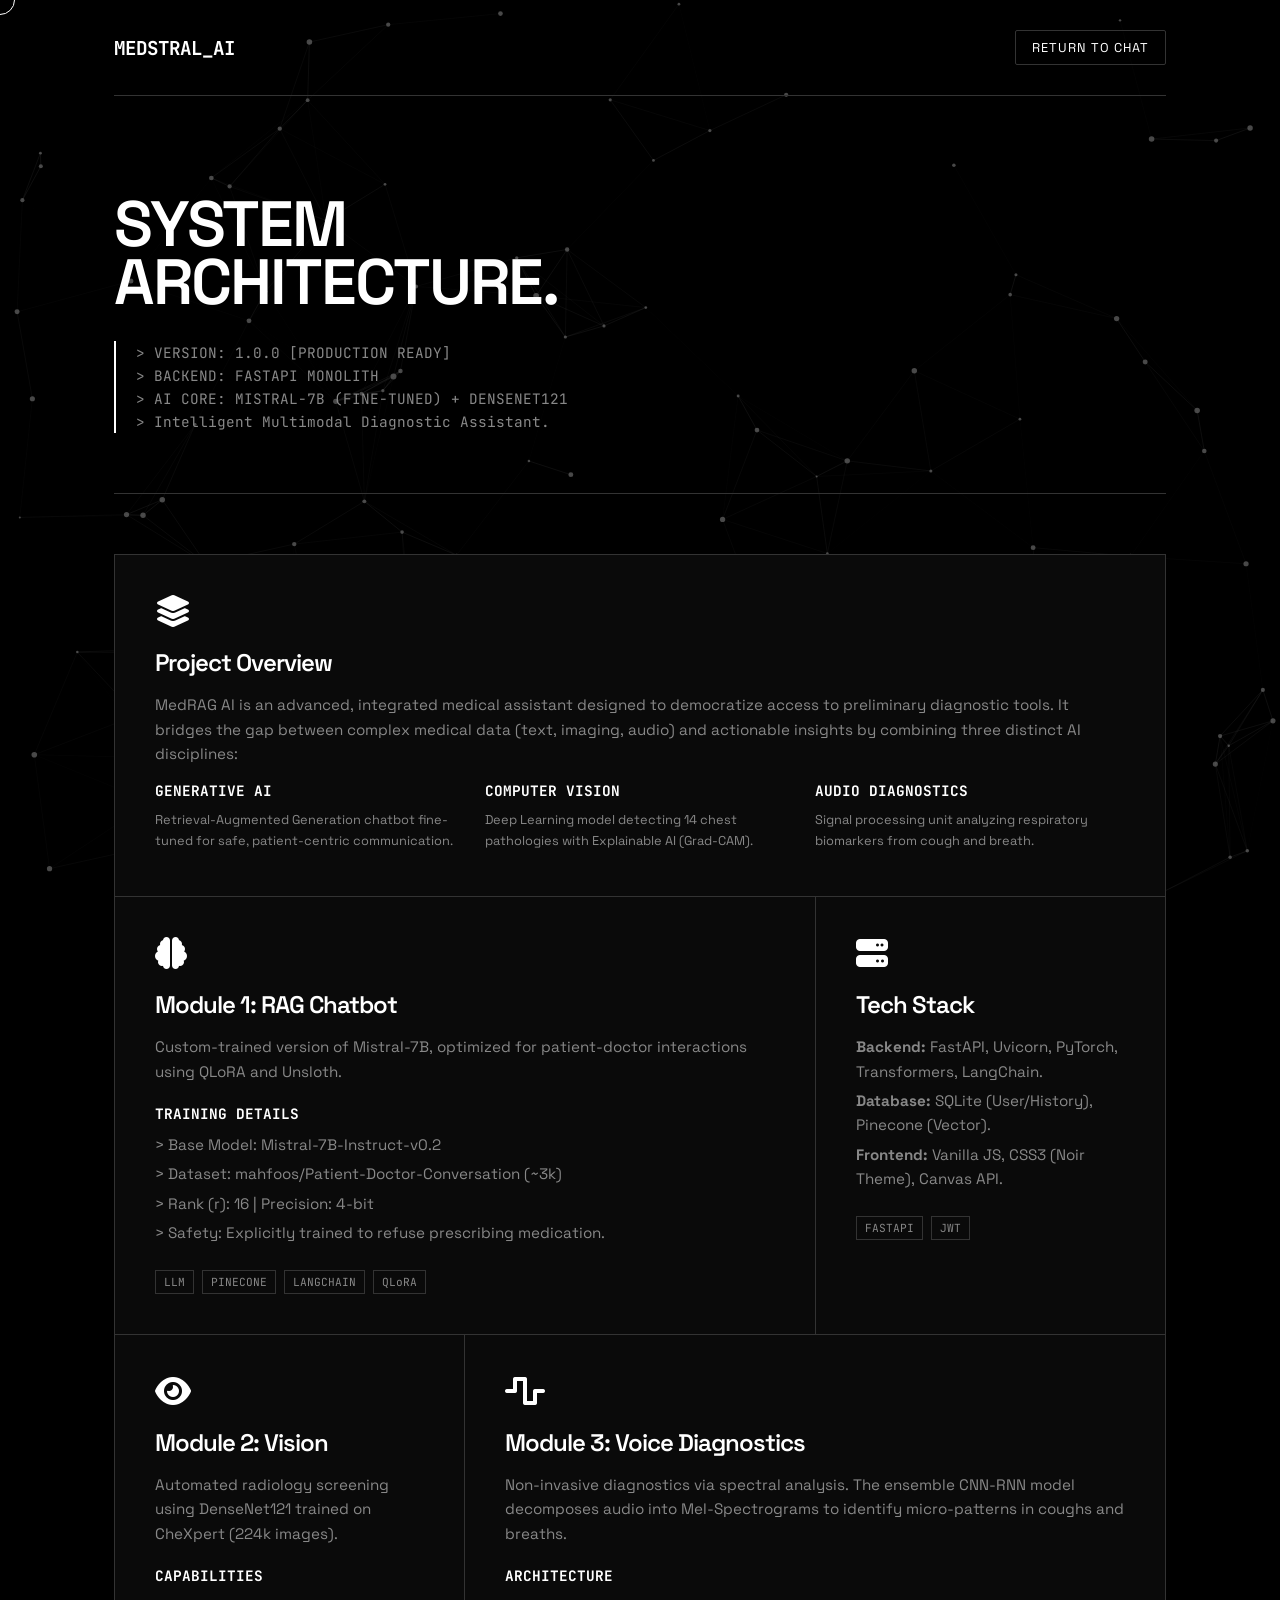
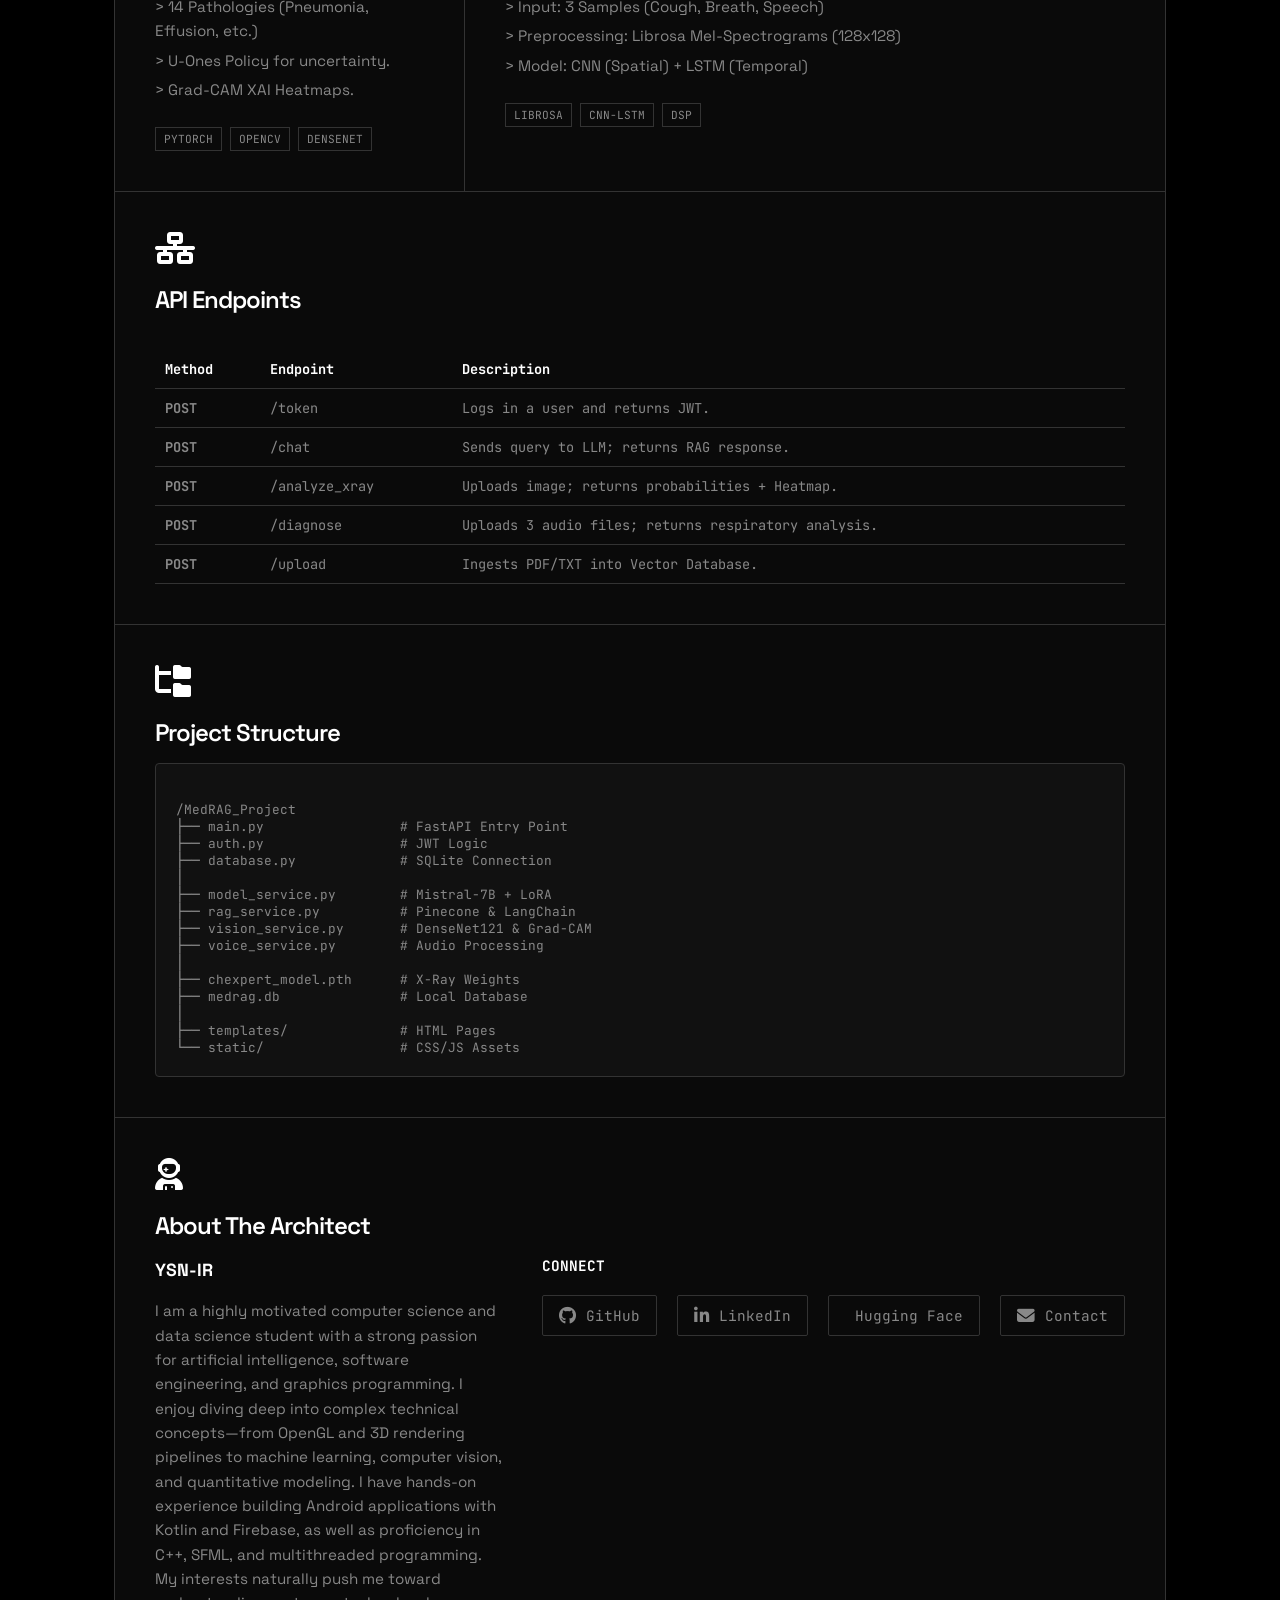
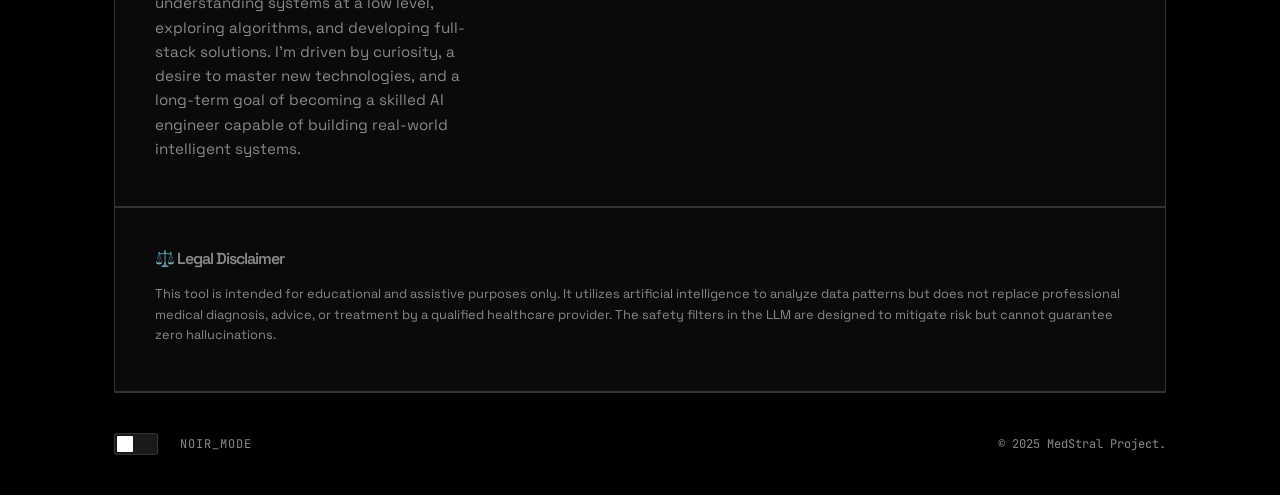
<file: main/templates/about.html>
<!DOCTYPE html>
<html lang="en">
<head>
    <meta charset="UTF-8">
    <meta name="viewport" content="width=device-width, initial-scale=1.0">
    <title>MedStral AI | System Architecture</title>
    
    <link href="https://fonts.googleapis.com/css2?family=Space+Grotesk:wght@300;400;600;700&family=JetBrains+Mono:wght@400&display=swap" rel="stylesheet">
    <link rel="stylesheet" href="https://cdnjs.cloudflare.com/ajax/libs/font-awesome/6.4.0/css/all.min.css">

    <style>
        /* --- 1. THEME VARIABLES --- */
        :root {
            /* NOIR (Dark) Defaults */
            --bg-body: #000000;
            --bg-card: #0a0a0a;
            --text-main: #ffffff;
            --text-muted: #888888;
            --border: #333333;
            --border-highlight: #ffffff;
            --accent: #ffffff;
            
            --switch-bg: #1a1a1a;
            --switch-knob: #ffffff;
            --code-bg: #111;
        }

        /* --- LIGHT MODE OVERRIDES --- */
        body.light-mode {
            --bg-body: #e5e5e5;
            --bg-card: #ffffff;
            --text-main: #000000;
            --text-muted: #52525b;
            --border: #d4d4d8;
            --border-highlight: #000000;
            --accent: #000000;
            
            --switch-bg: #d4d4d4;
            --switch-knob: #000000;
            --code-bg: #f4f4f5;
        }

        /* Hide default cursor to use custom one */
        * { margin: 0; padding: 0; box-sizing: border-box; cursor: none !important; }

        body {
            background-color: var(--bg-body);
            color: var(--text-main);
            font-family: 'Space Grotesk', sans-serif;
            overflow-x: hidden;
            transition: background-color 0.3s, color 0.3s;
        }

        /* CUSTOM CURSOR STYLE */
        #custom-cursor {
            position: fixed;
            width: 30px;
            height: 30px;
            border: 1px solid var(--text-main);
            border-radius: 50%;
            transform: translate(-50%, -50%);
            pointer-events: none; /* Let clicks pass through */
            z-index: 9999;
            transition: width 0.2s, height 0.2s, background-color 0.2s;
            mix-blend-mode: difference;
        }
        
        /* Cursor reacts when hovering clickable items */
        body.hovering #custom-cursor {
            width: 50px;
            height: 50px;
            background-color: rgba(255, 255, 255, 0.1);
            border-color: var(--text-main);
        }

        /* Interactive Canvas Background */
        #neural-canvas {
            position: fixed;
            top: 0; left: 0;
            width: 100%; height: 100%;
            z-index: -1;
            opacity: 0.4;
            pointer-events: none;
            transition: filter 0.3s;
        }
        
        /* Invert canvas in light mode */
        body.light-mode #neural-canvas {
            filter: invert(1);
            opacity: 0.15;
        }

        /* --- 2. LAYOUT & TYPOGRAPHY --- */
        .container { max-width: 1100px; margin: 0 auto; padding: 0 24px; position: relative; z-index: 2; }
        
        .nav {
            padding: 30px 0;
            display: flex; justify-content: space-between; align-items: center;
            border-bottom: 1px solid var(--border);
        }
        .brand { font-family: 'JetBrains Mono', monospace; font-weight: 700; font-size: 1.2rem; letter-spacing: -1px; }
        
        .back-link {
            color: var(--text-main); text-decoration: none;
            border: 1px solid var(--border); padding: 8px 16px; border-radius: 2px;
            font-size: 0.8rem; transition: 0.3s;
            text-transform: uppercase; letter-spacing: 1px;
        }
        .back-link:hover { background: var(--text-main); color: var(--bg-body); }

        /* --- 3. HERO --- */
        .hero { padding: 100px 0 60px; border-bottom: 1px solid var(--border); }
        
        h1 {
            font-size: 4rem; line-height: 0.9; font-weight: 600; letter-spacing: -2px;
            margin-bottom: 30px; text-transform: uppercase;
        }
        
        .subtitle {
            font-family: 'JetBrains Mono', monospace; color: var(--text-muted);
            max-width: 600px; line-height: 1.6; font-size: 0.9rem;
            border-left: 2px solid var(--text-main); padding-left: 20px;
        }

        /* --- 4. GRID SYSTEM --- */
        .grid {
            display: grid; grid-template-columns: repeat(3, 1fr); gap: 1px;
            background: var(--border); /* Creates the border lines */
            border: 1px solid var(--border);
            margin-top: 60px;
        }

        .card {
            background: var(--bg-card);
            padding: 40px;
            transition: background 0.3s ease;
            position: relative;
        }

        .card:hover {
            background: rgba(128,128,128,0.05);
        }
        
        .card-icon { font-size: 2rem; margin-bottom: 20px; color: var(--text-main); }
        .card h3 { font-size: 1.5rem; margin-bottom: 15px; font-weight: 600; letter-spacing: -1px; }
        .card h4 { font-family: 'JetBrains Mono'; font-size: 0.9rem; color: var(--text-main); margin-top: 20px; margin-bottom: 10px; text-transform: uppercase; }
        .card p, .card li { color: var(--text-muted); font-size: 0.95rem; line-height: 1.6; list-style: none; margin-bottom: 5px; }
        
        .grid-span-2 { grid-column: span 2; }
        .grid-span-3 { grid-column: span 3; }

        /* Tags */
        .tags { display: flex; gap: 8px; margin-top: 25px; flex-wrap: wrap; }
        .tag {
            font-family: 'JetBrains Mono', monospace; font-size: 0.7rem;
            padding: 4px 8px; border: 1px solid var(--border);
            color: var(--text-muted); 
        }

        /* Code Block for Project Structure */
        .code-block {
            font-family: 'JetBrains Mono', monospace;
            background: var(--code-bg);
            padding: 20px;
            border-radius: 4px;
            font-size: 0.8rem;
            color: var(--text-muted);
            white-space: pre;
            overflow-x: auto;
            border: 1px solid var(--border);
        }

        /* API Table */
        .api-table { width: 100%; border-collapse: collapse; font-family: 'JetBrains Mono', monospace; font-size: 0.85rem; margin-top: 20px; }
        .api-table th { text-align: left; border-bottom: 1px solid var(--border); padding: 10px; color: var(--text-main); }
        .api-table td { border-bottom: 1px solid var(--border); padding: 10px; color: var(--text-muted); }
        .method { color: #22c55e; font-weight: bold; }

        /* CREATOR LINKS - SPECIFIC STYLING */
        .social-row { display: flex; gap: 20px; margin-top: 20px; flex-wrap: wrap; }
        
        .social-link { 
            display: flex; align-items: center; gap: 10px;
            text-decoration: none;
            color: var(--text-muted); 
            font-size: 0.9rem; 
            font-family: 'JetBrains Mono';
            border: 1px solid var(--border);
            padding: 10px 16px;
            border-radius: 2px;
            transition: 0.3s; 
        }
        
        .social-link i { font-size: 1.1rem; }
        
        .social-link:hover { 
            color: var(--bg-body); 
            background: var(--text-main); 
            border-color: var(--text-main);
            transform: translateY(-2px); 
        }

        /* --- 5. FOOTER & SWITCH --- */
        footer {
            border-top: 1px solid var(--border); padding: 40px 0;
            display: flex; justify-content: space-between; align-items: center;
            font-family: 'JetBrains Mono', monospace; font-size: 0.75rem; color: var(--text-muted);
        }

        /* Cyber Switch */
        .theme-switch-container {
            display: flex; align-items: center; gap: 12px;
            cursor: pointer; user-select: none;
            text-transform: uppercase;
        }
        .theme-switch-wrapper {
            position: relative; width: 44px; height: 22px;
            background: var(--switch-bg); border: 1px solid var(--border);
            border-radius: 2px; transition: 0.3s;
        }
        .theme-switch-knob {
            position: absolute; top: 2px; left: 2px;
            width: 16px; height: 16px;
            background: var(--switch-knob); border-radius: 1px;
            transition: all 0.3s cubic-bezier(0.4, 0.0, 0.2, 1);
        }
        body.light-mode .theme-switch-knob { transform: translateX(22px); }

        @media (max-width: 900px) {
            .grid { grid-template-columns: 1fr; }
            .grid-span-2, .grid-span-3 { grid-column: span 1; }
            h1 { font-size: 2.5rem; }
        }
    </style>
</head>
<body>

    <div id="custom-cursor"></div>

    <canvas id="neural-canvas"></canvas>

    <div class="container">
        <nav class="nav">
            <div class="brand"> MEDSTRAL_AI</div>
            <a href="/" class="back-link">Return to Chat</a>
        </nav>

        <header class="hero">
            <h1>System<br>Architecture.</h1>
            <div class="subtitle">
                > VERSION: 1.0.0 [PRODUCTION READY]<br>
                > BACKEND: FASTAPI MONOLITH<br>
                > AI CORE: MISTRAL-7B (FINE-TUNED) + DENSENET121<br>
                > Intelligent Multimodal Diagnostic Assistant.
            </div>
        </header>

        <div class="grid">
            
            <div class="card grid-span-3">
                <i class="fa-solid fa-layer-group card-icon"></i>
                <h3>Project Overview</h3>
                <p>MedRAG AI is an advanced, integrated medical assistant designed to democratize access to preliminary diagnostic tools. It bridges the gap between complex medical data (text, imaging, audio) and actionable insights by combining three distinct AI disciplines:</p>
                <div style="margin-top: 15px; display: grid; grid-template-columns: 1fr 1fr 1fr; gap: 20px;">
                    <div>
                        <h4 style="margin-top:0;">Generative AI</h4>
                        <p style="font-size: 0.8rem;">Retrieval-Augmented Generation chatbot fine-tuned for safe, patient-centric communication.</p>
                    </div>
                    <div>
                        <h4 style="margin-top:0;">Computer Vision</h4>
                        <p style="font-size: 0.8rem;">Deep Learning model detecting 14 chest pathologies with Explainable AI (Grad-CAM).</p>
                    </div>
                    <div>
                        <h4 style="margin-top:0;">Audio Diagnostics</h4>
                        <p style="font-size: 0.8rem;">Signal processing unit analyzing respiratory biomarkers from cough and breath.</p>
                    </div>
                </div>
            </div>

            <div class="card grid-span-2">
                <i class="fa-solid fa-brain card-icon"></i>
                <h3>Module 1: RAG Chatbot</h3>
                <p>Custom-trained version of Mistral-7B, optimized for patient-doctor interactions using QLoRA and Unsloth.</p>
                
                <h4>Training Details</h4>
                <ul>
                    <li>> Base Model: Mistral-7B-Instruct-v0.2</li>
                    <li>> Dataset: mahfoos/Patient-Doctor-Conversation (~3k)</li>
                    <li>> Rank (r): 16 | Precision: 4-bit</li>
                    <li>> Safety: Explicitly trained to refuse prescribing medication.</li>
                </ul>

                <div class="tags">
                    <span class="tag">LLM</span>
                    <span class="tag">PINECONE</span>
                    <span class="tag">LANGCHAIN</span>
                    <span class="tag">QLoRA</span>
                </div>
            </div>

            <div class="card">
                <i class="fa-solid fa-server card-icon"></i>
                <h3>Tech Stack</h3>
                <p><strong>Backend:</strong> FastAPI, Uvicorn, PyTorch, Transformers, LangChain.</p>
                <p><strong>Database:</strong> SQLite (User/History), Pinecone (Vector).</p>
                <p><strong>Frontend:</strong> Vanilla JS, CSS3 (Noir Theme), Canvas API.</p>
                <div class="tags">
                    <span class="tag">FASTAPI</span>
                    <span class="tag">JWT</span>
                </div>
            </div>

            <div class="card">
                <i class="fa-solid fa-eye card-icon"></i>
                <h3>Module 2: Vision</h3>
                <p>Automated radiology screening using DenseNet121 trained on CheXpert (224k images).</p>
                <h4>Capabilities</h4>
                <ul>
                    <li>> 14 Pathologies (Pneumonia, Effusion, etc.)</li>
                    <li>> U-Ones Policy for uncertainty.</li>
                    <li>> Grad-CAM XAI Heatmaps.</li>
                </ul>
                <div class="tags">
                    <span class="tag">PYTORCH</span>
                    <span class="tag">OPENCV</span>
                    <span class="tag">DENSENET</span>
                </div>
            </div>

            <div class="card grid-span-2">
                <i class="fa-solid fa-wave-square card-icon"></i>
                <h3>Module 3: Voice Diagnostics</h3>
                <p>Non-invasive diagnostics via spectral analysis. The ensemble CNN-RNN model decomposes audio into Mel-Spectrograms to identify micro-patterns in coughs and breaths.</p>
                <h4>Architecture</h4>
                <ul>
                    <li>> Input: 3 Samples (Cough, Breath, Speech)</li>
                    <li>> Preprocessing: Librosa Mel-Spectrograms (128x128)</li>
                    <li>> Model: CNN (Spatial) + LSTM (Temporal)</li>
                </ul>
                <div class="tags">
                    <span class="tag">LIBROSA</span>
                    <span class="tag">CNN-LSTM</span>
                    <span class="tag">DSP</span>
                </div>
            </div>

            <div class="card grid-span-3">
                <i class="fa-solid fa-network-wired card-icon"></i>
                <h3>API Endpoints</h3>
                <div style="overflow-x: auto;">
                    <table class="api-table">
                        <thead>
                            <tr>
                                <th>Method</th>
                                <th>Endpoint</th>
                                <th>Description</th>
                            </tr>
                        </thead>
                        <tbody>
                            <tr><td class="method">POST</td><td>/token</td><td>Logs in a user and returns JWT.</td></tr>
                            <tr><td class="method">POST</td><td>/chat</td><td>Sends query to LLM; returns RAG response.</td></tr>
                            <tr><td class="method">POST</td><td>/analyze_xray</td><td>Uploads image; returns probabilities + Heatmap.</td></tr>
                            <tr><td class="method">POST</td><td>/diagnose</td><td>Uploads 3 audio files; returns respiratory analysis.</td></tr>
                            <tr><td class="method">POST</td><td>/upload</td><td>Ingests PDF/TXT into Vector Database.</td></tr>
                        </tbody>
                    </table>
                </div>
            </div>

            <div class="card grid-span-3">
                <i class="fa-solid fa-folder-tree card-icon"></i>
                <h3>Project Structure</h3>
                <div class="code-block">
/MedRAG_Project
├── main.py                 # FastAPI Entry Point
├── auth.py                 # JWT Logic
├── database.py             # SQLite Connection
│
├── model_service.py        # Mistral-7B + LoRA
├── rag_service.py          # Pinecone & LangChain
├── vision_service.py       # DenseNet121 & Grad-CAM
├── voice_service.py        # Audio Processing
│
├── chexpert_model.pth      # X-Ray Weights
├── medrag.db               # Local Database
│
├── templates/              # HTML Pages
└── static/                 # CSS/JS Assets</div>
            </div>

            <div class="card grid-span-3">
                <i class="fa-solid fa-user-astronaut card-icon"></i>
                <h3>About The Architect</h3>
                <div style="display: flex; gap: 40px; align-items: flex-start; flex-wrap: wrap;">
                    <div style="flex: 1; min-width: 300px;">
                        <p style="font-size: 1.1rem; color: var(--text-main); margin-bottom: 15px;"><strong>YSN-IR</strong></p>
                        <p>I am a highly motivated computer science and data science student with a strong passion for artificial intelligence, software engineering, and graphics programming. I enjoy diving deep into complex technical concepts—from OpenGL and 3D rendering pipelines to machine learning, computer vision, and quantitative modeling. I have hands-on experience building Android applications with Kotlin and Firebase, as well as proficiency in C++, SFML, and multithreaded programming. My interests naturally push me toward understanding systems at a low level, exploring algorithms, and developing full-stack solutions. I’m driven by curiosity, a desire to master new technologies, and a long-term goal of becoming a skilled AI engineer capable of building real-world intelligent systems.</p>
                    </div>
                    <div>
                        <h4 style="margin-top:0;">Connect</h4>
                        <div class="social-row">
                            <a href="https://github.com/Ysn-Ir" target="_blank" class="social-link">
                                <i class="fa-brands fa-github"></i> GitHub
                            </a>
                            <a href="https://www.linkedin.com/in/yassine-ouali-1123b4235/" target="_blank" class="social-link">
                                <i class="fa-brands fa-linkedin-in"></i> LinkedIn
                            </a>
                            <a href="https://huggingface.co/ysn-ir" target="_blank" class="social-link">
                                <i class="fa-solid fa-face-mask"></i> Hugging Face
                            </a>
                            <a href="mailto:Oualiy419@gmail.com" class="social-link">
                                <i class="fa-solid fa-envelope"></i> Contact
                            </a>
                        </div>
                    </div>
                </div>
            </div>

            <div class="card grid-span-3" style="border-top: 1px solid var(--border);">
                <h3 style="color: var(--text-muted); font-size: 1rem;">⚖️ Legal Disclaimer</h3>
                <p style="font-size: 0.8rem;">This tool is intended for educational and assistive purposes only. It utilizes artificial intelligence to analyze data patterns but does not replace professional medical diagnosis, advice, or treatment by a qualified healthcare provider. The safety filters in the LLM are designed to mitigate risk but cannot guarantee zero hallucinations.</p>
            </div>

        </div>

        <footer>
            <div class="theme-switch-container" onclick="toggleTheme()">
                <div class="theme-switch-wrapper">
                    <div class="theme-switch-knob"></div>
                </div>
                <span id="themeLabel" style="letter-spacing:1px; transition:0.3s; margin-left: 10px;">NOIR_MODE</span>
            </div>
            
            <div>&copy; 2025 MedStral Project.</div>
        </footer>
    </div>

    <script>
        // --- 1. THEME LOGIC ---
        const themeLabel = document.getElementById('themeLabel');
        
        const savedTheme = localStorage.getItem('medstral-theme');
        if (savedTheme === 'light') {
            document.body.classList.add('light-mode');
            if(themeLabel) themeLabel.innerText = "LIGHT_MODE";
        }

        function toggleTheme() {
            const body = document.body;
            body.classList.toggle('light-mode');
            
            if (body.classList.contains('light-mode')) {
                localStorage.setItem('medstral-theme', 'light');
                if(themeLabel) themeLabel.innerText = "LIGHT_MODE";
            } else {
                localStorage.setItem('medstral-theme', 'dark');
                if(themeLabel) themeLabel.innerText = "NOIR_MODE";
            }
        }

        // --- 2. CUSTOM CURSOR & PARTICLE SYSTEM ---
        const cursor = document.getElementById('custom-cursor');
        const canvas = document.getElementById('neural-canvas');
        const ctx = canvas.getContext('2d');

        let width, height;
        let particles = [];
        
        // Mouse Object tracking
        const mouse = { x: -1000, y: -1000, radius: 150 };

        window.addEventListener('mousemove', (e) => {
            mouse.x = e.clientX;
            mouse.y = e.clientY;
            
            // Move custom cursor
            cursor.style.left = e.clientX + 'px';
            cursor.style.top = e.clientY + 'px';
        });

        // Add hover class to body when hovering interactive elements
        const interactiveElements = document.querySelectorAll('a, button, .card, .social-link, .theme-switch-container');
        interactiveElements.forEach(el => {
            el.addEventListener('mouseenter', () => document.body.classList.add('hovering'));
            el.addEventListener('mouseleave', () => document.body.classList.remove('hovering'));
        });

        function resize() {
            width = canvas.width = window.innerWidth;
            height = canvas.height = window.innerHeight;
            initParticles();
        }

        class Particle {
            constructor() {
                this.x = Math.random() * width;
                this.y = Math.random() * height;
                this.vx = (Math.random() - 0.5) * 0.5;
                this.vy = (Math.random() - 0.5) * 0.5;
                this.size = Math.random() * 2 + 1;
            }

            update() {
                this.x += this.vx;
                this.y += this.vy;
                if (this.x < 0 || this.x > width) this.vx *= -1;
                if (this.y < 0 || this.y > height) this.vy *= -1;

                // Mouse Repulsion (Interactive Effect)
                let dx = mouse.x - this.x;
                let dy = mouse.y - this.y;
                let distance = Math.sqrt(dx*dx + dy*dy);
                
                if (distance < mouse.radius) {
                   const force = (mouse.radius - distance) / mouse.radius;
                   const directionX = (dx / distance) * force * 0.6;
                   const directionY = (dy / distance) * force * 0.6;
                   this.x -= directionX;
                   this.y -= directionY;
                }
            }

            draw() {
                ctx.beginPath();
                ctx.arc(this.x, this.y, this.size, 0, Math.PI * 2);
                ctx.fillStyle = 'rgba(255, 255, 255, 0.7)';
                ctx.fill();
            }
        }

        function initParticles() {
            particles = [];
            const numberOfParticles = (width * height) / 9000;
            for (let i = 0; i < numberOfParticles; i++) {
                particles.push(new Particle());
            }
        }

        function connect() {
            for (let a = 0; a < particles.length; a++) {
                // Connect particles to particles
                for (let b = a; b < particles.length; b++) {
                    let distance = ((particles[a].x - particles[b].x) ** 2) + ((particles[a].y - particles[b].y) ** 2);
                    if (distance < (width/7) * (height/7)) {
                        let opacityValue = 1 - (distance / 20000);
                        ctx.strokeStyle = 'rgba(255, 255, 255,' + opacityValue * 0.15 + ')';
                        ctx.lineWidth = 1;
                        ctx.beginPath();
                        ctx.moveTo(particles[a].x, particles[a].y);
                        ctx.lineTo(particles[b].x, particles[b].y);
                        ctx.stroke();
                    }
                }

                // Connect particles to mouse
                let mouseDistance = ((particles[a].x - mouse.x) ** 2) + ((particles[a].y - mouse.y) ** 2);
                if (mouseDistance < 20000) {
                    ctx.strokeStyle = 'rgba(255, 255, 255, 0.2)'; // Always white wireframe
                    ctx.lineWidth = 1;
                    ctx.beginPath();
                    ctx.moveTo(particles[a].x, particles[a].y);
                    ctx.lineTo(mouse.x, mouse.y);
                    ctx.stroke();
                }
            }
        }

        function animate() {
            requestAnimationFrame(animate);
            ctx.clearRect(0, 0, width, height);
            
            particles.forEach(particle => {
                particle.update();
                particle.draw();
            });
            connect();
        }

        window.addEventListener('resize', resize);
        resize();
        animate();
    </script>
</body>
</html>
</file>
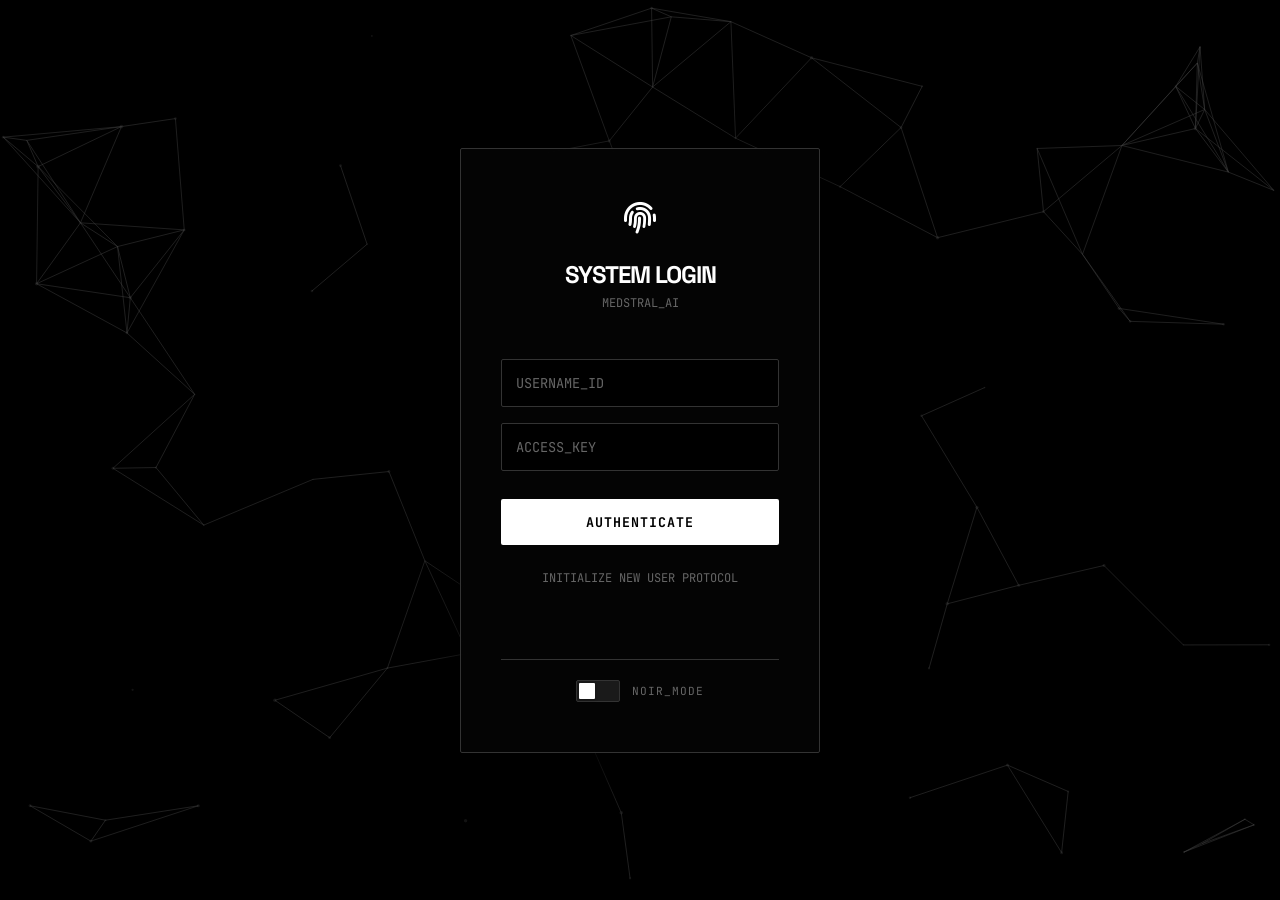
<file: main/templates/login.html>
<!DOCTYPE html>
<html lang="en">
<head>
    <meta charset="UTF-8">
    <meta name="viewport" content="width=device-width, initial-scale=1.0">
    <title>Access Control | MedStral AI</title>
    
    <link href="https://fonts.googleapis.com/css2?family=Space+Grotesk:wght@300;400;600;700&family=JetBrains+Mono:wght@400&display=swap" rel="stylesheet">
    <link rel="stylesheet" href="https://cdnjs.cloudflare.com/ajax/libs/font-awesome/6.4.0/css/all.min.css">
    
    <style>
        /* --- 1. THEME VARIABLES --- */
        :root {
            /* NOIR (Dark) Defaults */
            --bg-body: #000000;
            --bg-card: rgba(5, 5, 5, 0.9);
            --text-main: #ffffff;
            --text-muted: #666666;
            --border: #333333;
            --radius: 2px;
            --accent-error: #ef4444;
            --accent-success: #22c55e;
            
            --switch-bg: #1a1a1a;
            --switch-knob: #ffffff;
        }

        /* --- LIGHT MODE OVERRIDES --- */
        body.light-mode {
            --bg-body: #e5e5e5;
            --bg-card: rgba(255, 255, 255, 0.9);
            --text-main: #000000;
            --text-muted: #52525b;
            --border: #d4d4d8;
            
            --switch-bg: #d4d4d4;
            --switch-knob: #000000;
        }

        * { margin: 0; padding: 0; box-sizing: border-box; }

        body { 
            font-family: 'Space Grotesk', sans-serif; 
            display: flex; 
            justify-content: center; 
            align-items: center; 
            height: 100vh; 
            background-color: var(--bg-body); 
            color: var(--text-main);
            overflow: hidden;
            transition: background-color 0.3s, color 0.3s;
        }

        /* Background Effect */
        #neural-canvas {
            position: fixed;
            top: 0; left: 0;
            width: 100%; height: 100%;
            z-index: -1;
            opacity: 0.25;
            pointer-events: none;
            transition: filter 0.3s;
        }
        
        /* Invert particles in light mode */
        body.light-mode #neural-canvas {
            filter: invert(1);
            opacity: 0.15;
        }

        .container {
            position: relative;
            z-index: 10;
            width: 100%;
            max-width: 400px;
            padding: 20px;
        }

        .card { 
            background: var(--bg-card); 
            padding: 50px 40px; 
            border: 1px solid var(--border);
            border-radius: var(--radius); 
            text-align: center;
            backdrop-filter: blur(10px);
            box-shadow: 0 20px 50px rgba(0,0,0,0.8);
            transition: border-color 0.3s, background-color 0.3s;
        }

        .card:hover { border-color: var(--text-muted); }

        .brand-icon {
            font-size: 2rem;
            margin-bottom: 20px;
            color: var(--text-main);
            animation: pulse-white 3s infinite;
        }

        h2 {
            font-family: 'Space Grotesk', sans-serif;
            font-size: 1.5rem;
            font-weight: 700;
            text-transform: uppercase;
            letter-spacing: -1px;
            margin-bottom: 5px;
        }

        .subtitle {
            font-family: 'JetBrains Mono', monospace;
            font-size: 0.75rem;
            color: var(--text-muted);
            margin-bottom: 40px;
            text-transform: uppercase;
        }

        input { 
            width: 100%; 
            padding: 14px; 
            margin: 8px 0; 
            background: var(--bg-body);
            border: 1px solid var(--border); 
            border-radius: var(--radius);
            color: var(--text-main);
            font-family: 'JetBrains Mono', monospace;
            font-size: 0.85rem;
            outline: none;
            transition: all 0.3s;
        }

        input:focus { border-color: var(--text-main); }
        input::placeholder { color: var(--text-muted); text-transform: uppercase; }

        button { 
            width: 100%; 
            padding: 14px; 
            background: var(--text-main); 
            color: var(--bg-body); 
            border: none; 
            border-radius: var(--radius); 
            cursor: pointer; 
            margin-top: 20px; 
            font-family: 'JetBrains Mono', monospace;
            font-weight: 700;
            text-transform: uppercase;
            letter-spacing: 1px;
            transition: all 0.3s;
        }

        button:hover { opacity: 0.8; }

        .toggle { 
            margin-top: 25px; 
            font-size: 0.75rem; 
            color: var(--text-muted); 
            cursor: pointer; 
            font-family: 'JetBrains Mono', monospace;
            text-transform: uppercase;
            border-bottom: 1px solid transparent;
            display: inline-block;
            padding-bottom: 2px;
            transition: 0.3s;
        }
        
        .toggle:hover { color: var(--text-main); border-bottom-color: var(--text-main); }

        #msg {
            margin-top: 20px;
            font-family: 'JetBrains Mono', monospace;
            font-size: 0.75rem;
            text-transform: uppercase;
            min-height: 20px;
        }

        /* --- CYBER SWITCH CSS --- */
        .theme-switch-container {
            display: flex; align-items: center; justify-content: center; gap: 12px;
            margin-top: 30px;
            cursor: pointer; user-select: none;
            font-family: 'JetBrains Mono', monospace; font-size: 0.7rem; color: var(--text-muted);
            border-top: 1px solid var(--border);
            padding-top: 20px;
        }
        .theme-switch-wrapper {
            position: relative; width: 44px; height: 22px;
            background: var(--switch-bg); border: 1px solid var(--border);
            border-radius: 2px; transition: 0.3s;
        }
        .theme-switch-knob {
            position: absolute; top: 2px; left: 2px;
            width: 16px; height: 16px;
            background: var(--switch-knob); border-radius: 1px;
            transition: all 0.3s cubic-bezier(0.4, 0.0, 0.2, 1);
            box-shadow: 0 1px 3px rgba(0,0,0,0.3);
        }
        /* Active State (Light Mode) */
        body.light-mode .theme-switch-knob { transform: translateX(22px); }
        .theme-switch-container:hover .theme-label { color: var(--text-main); }


        @keyframes pulse-white {
            0% { text-shadow: 0 0 0 rgba(255, 255, 255, 0); }
            50% { text-shadow: 0 0 20px rgba(255, 255, 255, 0.5); }
            100% { text-shadow: 0 0 0 rgba(255, 255, 255, 0); }
        }
    </style>
</head>
<body>

    <canvas id="neural-canvas"></canvas>

    <div class="container">
        <div class="card">
            <div class="brand-icon">
                <i class="fa-solid fa-fingerprint"></i>
            </div>
            
            <h2 id="title">System Login</h2>
            <div class="subtitle"> MedStral_AI</div>

            <input type="text" id="username" placeholder="Username_ID" autocomplete="off">
            <input type="password" id="password" placeholder="Access_Key">
            
            <button onclick="handleAuth()" id="actionBtn">Authenticate</button>
            
            <div class="toggle" onclick="toggleMode()" id="toggleText">Initialize New User Protocol</div>
            
            <p id="msg"></p>

            <div class="theme-switch-container" onclick="toggleTheme()">
                <div class="theme-switch-wrapper">
                    <div class="theme-switch-knob"></div>
                </div>
                <span id="themeLabel" class="theme-label" style="letter-spacing:1px; transition:0.3s;">NOIR_MODE</span>
            </div>
        </div>
    </div>

    <script>
        let isLogin = true;
        
        function toggleMode() {
            isLogin = !isLogin;
            document.getElementById("title").innerText = isLogin ? "System Login" : "User Registration";
            document.getElementById("actionBtn").innerText = isLogin ? "Authenticate" : "Register ID";
            document.getElementById("toggleText").innerText = isLogin ? "Initialize New User Protocol" : "Return to Login Gateway";
            document.getElementById("msg").innerText = ""; // Clear errors on toggle
        }

        async function handleAuth() {
            const user = document.getElementById("username").value;
            const pass = document.getElementById("password").value;
            const msg = document.getElementById("msg");
            
            msg.innerText = "Processing...";
            msg.style.color = "var(--text-muted)";
            
            const formData = new FormData();
            formData.append("username", user);
            formData.append("password", pass);

            const endpoint = isLogin ? "/token" : "/register";
            
            try {
                const res = await fetch(endpoint, { method: "POST", body: formData });
                const data = await res.json();
                
                if (res.ok) {
                    if (isLogin) {
                        localStorage.setItem("token", data.access_token);
                        window.location.href = "/"; // Redirect to Chat
                    } else {
                        msg.style.color = "var(--accent-success)";
                        msg.innerText = "Identity Created. Please Authenticate.";
                        setTimeout(() => toggleMode(), 1500);
                    }
                } else {
                    msg.style.color = "var(--accent-error)";
                    msg.innerText = "> Error: " + data.detail;
                }
            } catch (e) { 
                msg.style.color = "var(--accent-error)";
                msg.innerText = "> Connection Failure"; 
            }
        }
    </script>

    <script>
        const themeLabel = document.getElementById('themeLabel');
        
        // 1. Initialize on Load
        const savedTheme = localStorage.getItem('medstral-theme');
        if (savedTheme === 'light') {
            document.body.classList.add('light-mode');
            if(themeLabel) themeLabel.innerText = "LIGHT_MODE";
        }

        // 2. Toggle Function
        function toggleTheme() {
            const body = document.body;
            body.classList.toggle('light-mode');
            
            if (body.classList.contains('light-mode')) {
                localStorage.setItem('medstral-theme', 'light');
                if(themeLabel) themeLabel.innerText = "LIGHT_MODE";
            } else {
                localStorage.setItem('medstral-theme', 'dark');
                if(themeLabel) themeLabel.innerText = "NOIR_MODE";
            }
        }
    </script>

    <script>
        const canvas = document.getElementById('neural-canvas');
        const ctx = canvas.getContext('2d');
        let width, height, particles = [];

        function resize() {
            width = canvas.width = window.innerWidth;
            height = canvas.height = window.innerHeight;
            initParticles();
        }

        class Particle {
            constructor() {
                this.x = Math.random() * width;
                this.y = Math.random() * height;
                this.vx = (Math.random() - 0.5) * 0.3;
                this.vy = (Math.random() - 0.5) * 0.3;
                this.size = Math.random() * 1.5 + 0.5;
            }
            update() {
                this.x += this.vx; this.y += this.vy;
                if (this.x < 0 || this.x > width) this.vx *= -1;
                if (this.y < 0 || this.y > height) this.vy *= -1;
            }
            draw() {
                ctx.beginPath();
                ctx.arc(this.x, this.y, this.size, 0, Math.PI * 2);
                ctx.fillStyle = 'rgba(255, 255, 255, 0.3)';
                ctx.fill();
            }
        }

        function initParticles() {
            particles = [];
            for (let i = 0; i < (width * height) / 12000; i++) particles.push(new Particle());
        }

        function connect() {
            for (let a = 0; a < particles.length; a++) {
                for (let b = a; b < particles.length; b++) {
                    let d = (particles[a].x - particles[b].x)**2 + (particles[a].y - particles[b].y)**2;
                    if (d < (width/9) * (height/9)) {
                        ctx.strokeStyle = `rgba(255, 255, 255, ${1 - d/20000 * 0.1})`;
                        ctx.lineWidth = 0.5;
                        ctx.beginPath();
                        ctx.moveTo(particles[a].x, particles[a].y);
                        ctx.lineTo(particles[b].x, particles[b].y);
                        ctx.stroke();
                    }
                }
            }
        }

        function animate() {
            ctx.clearRect(0, 0, width, height);
            particles.forEach(p => { p.update(); p.draw(); });
            connect();
            requestAnimationFrame(animate);
        }

        window.addEventListener('resize', resize);
        resize();
        animate();
    </script>
</body>
</html>
</file>
